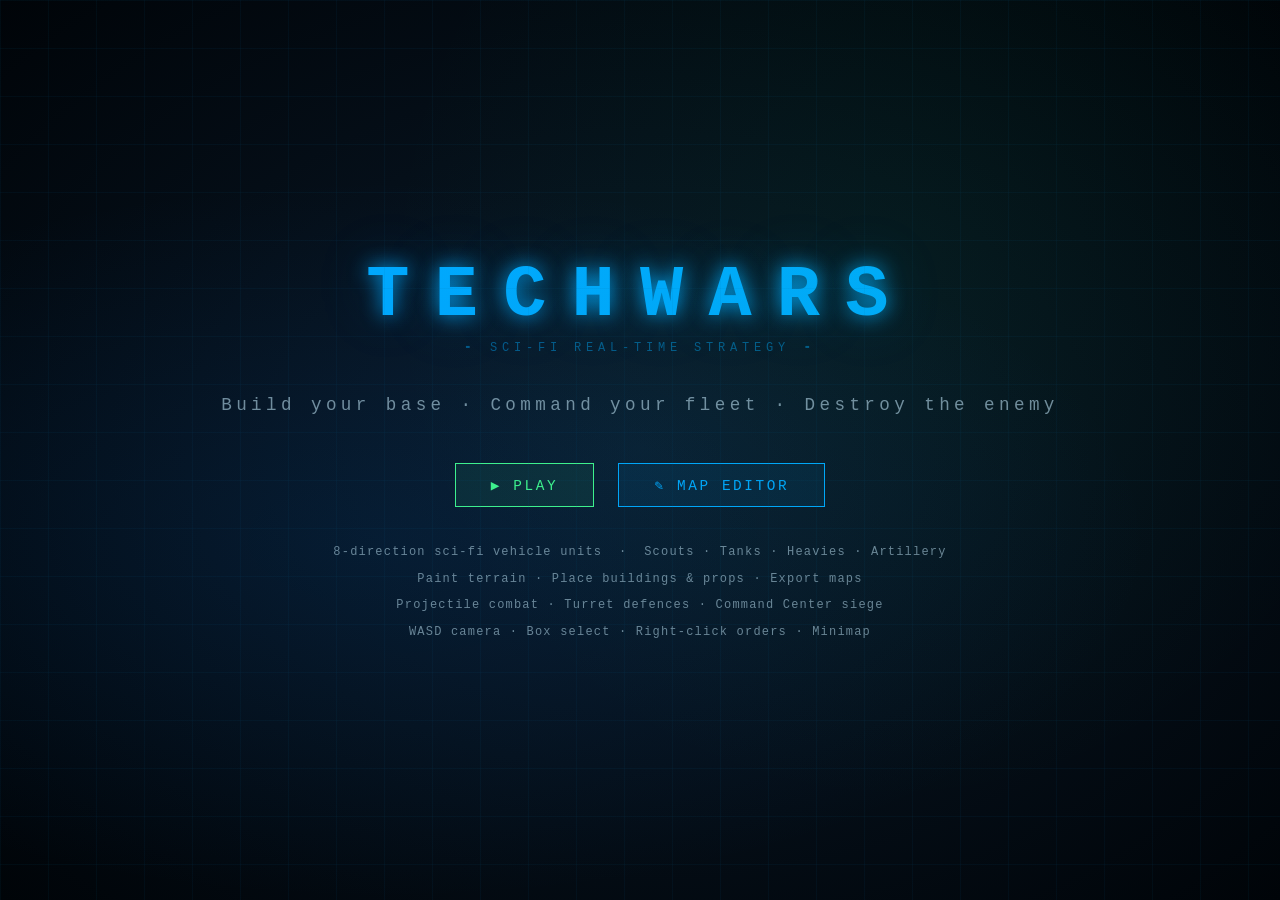
<file: index.html>
<!DOCTYPE html>
<html lang="en">
<head>
<meta charset="UTF-8">
<meta name="viewport" content="width=device-width, initial-scale=1">
<title>TECHWARS – Sci-Fi RTS</title>
<link rel="stylesheet" href="css/style.css">
<style>
.landing::before{
  content:'';position:absolute;inset:0;
  background:radial-gradient(ellipse 60% 40% at 30% 60%,rgba(0,100,200,.12),transparent),
             radial-gradient(ellipse 40% 60% at 70% 30%,rgba(0,200,100,.06),transparent);
  pointer-events:none;
}
.grid-bg{
  position:absolute;inset:0;overflow:hidden;pointer-events:none;
  background-image:
    linear-gradient(rgba(0,100,150,.08) 1px,transparent 1px),
    linear-gradient(90deg,rgba(0,100,150,.08) 1px,transparent 1px);
  background-size:48px 48px;
}
.tagline{
  margin-top:-.5rem;margin-bottom:2.5rem;
  color:rgba(0,170,255,.45);font-size:.75rem;letter-spacing:.4em;
}
.feature-list{
  list-style:none;text-align:center;font-size:.75rem;color:var(--text);
  opacity:.6;line-height:2.2;margin-top:2rem;letter-spacing:.1em;
}
</style>
</head>
<body>
<div class="landing" style="position:relative">
  <div class="grid-bg"></div>
  <h1>TECHWARS</h1>
  <p class="tagline">╸ SCI-FI REAL-TIME STRATEGY ╺</p>
  <p class="sub">Build your base · Command your fleet · Destroy the enemy</p>
  <div class="btn-row">
    <a class="btn green" href="game.html">▶ PLAY</a>
    <a class="btn" href="editor.html">✎ MAP EDITOR</a>
  </div>
  <ul class="feature-list">
    <li>8-direction sci-fi vehicle units &nbsp;·&nbsp; Scouts · Tanks · Heavies · Artillery</li>
    <li>Paint terrain · Place buildings &amp; props · Export maps</li>
    <li>Projectile combat · Turret defences · Command Center siege</li>
    <li>WASD camera · Box select · Right-click orders · Minimap</li>
  </ul>
</div>
</body>
</html>
</file>
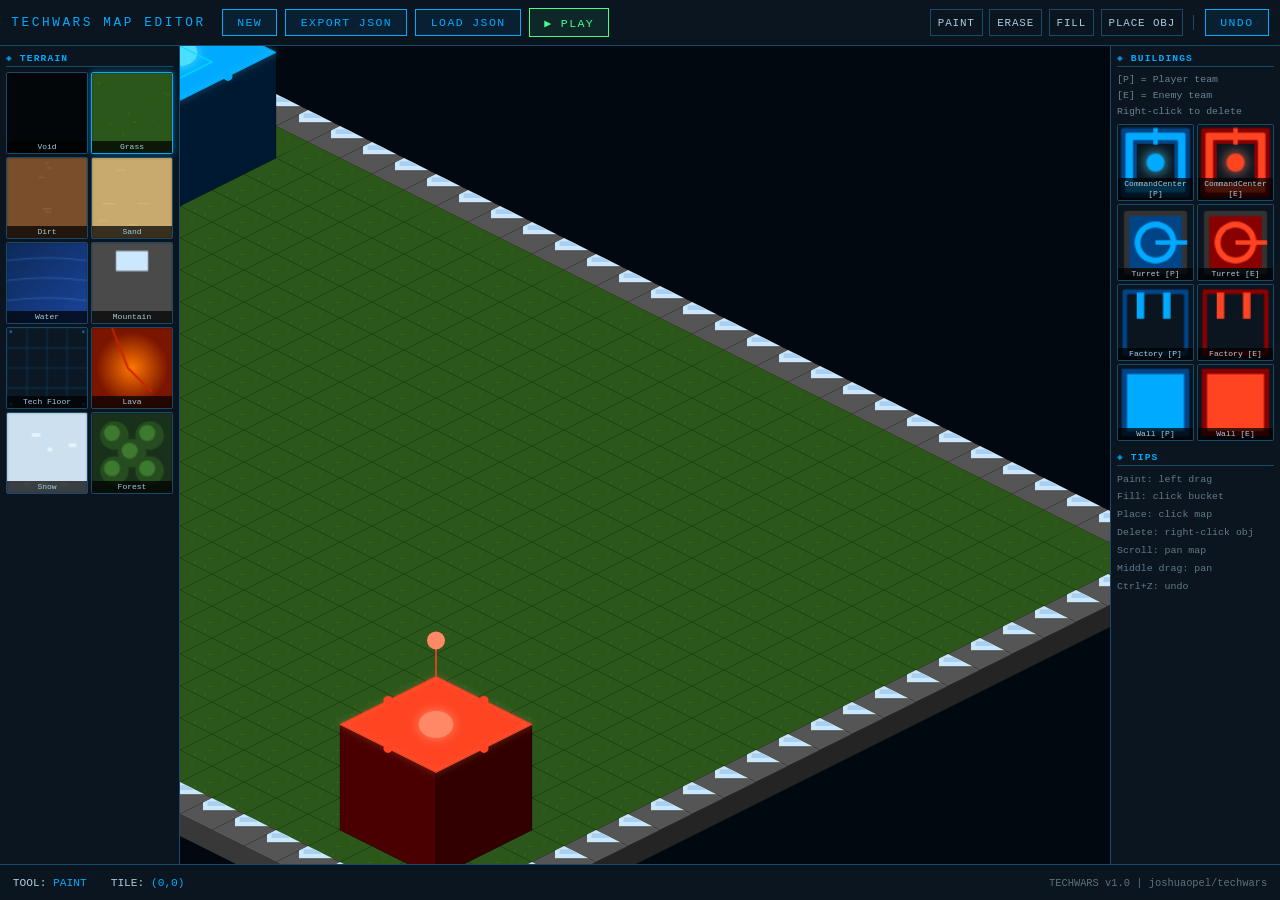
<file: editor.html>
<!DOCTYPE html>
<html lang="en">
<head>
<meta charset="UTF-8">
<meta name="viewport" content="width=device-width, initial-scale=1">
<title>TECHWARS – Map Editor</title>
<link rel="stylesheet" href="css/style.css">
</head>
<body>
<div id="ed">
  <!-- ── menu bar ─────────────────────────────────────── -->
  <div id="ed-menu">
    <span style="color:var(--accent);letter-spacing:.2em;font-size:.8rem;margin-right:.5rem">TECHWARS MAP EDITOR</span>
    <button class="btn sm" id="btn-new">NEW</button>
    <button class="btn sm" id="btn-export">EXPORT JSON</button>
    <button class="btn sm" id="btn-load">LOAD JSON</button>
    <button class="btn sm green" id="btn-play">▶ PLAY</button>
    <span style="margin-left:auto;display:flex;gap:.4rem">
      <button class="tbtn" data-tool="paint">PAINT</button>
      <button class="tbtn" data-tool="erase">ERASE</button>
      <button class="tbtn" data-tool="fill">FILL</button>
      <button class="tbtn" data-tool="place" id="btn-place-mode">PLACE OBJ</button>
      <span style="width:1px;background:var(--border);margin:6px 4px"></span>
      <button class="btn sm" id="btn-undo">UNDO</button>
    </span>
  </div>

  <!-- ── left: tile palette ──────────────────────────── -->
  <div id="ed-left">
    <div class="pal-sec">
      <h3>◈ TERRAIN</h3>
      <div class="pal-grid" id="tile-palette"></div>
    </div>
  </div>

  <!-- ── centre: canvas ──────────────────────────────── -->
  <div id="ed-wrap">
    <canvas id="ed-canvas"></canvas>
  </div>

  <!-- ── right: object palette ──────────────────────── -->
  <div id="ed-right">
    <div class="pal-sec">
      <h3>◈ BUILDINGS</h3>
      <p style="font-size:.62rem;color:var(--text);opacity:.6;line-height:1.6;margin-bottom:4px">
        [P] = Player team<br>[E] = Enemy team<br>Right-click to delete
      </p>
      <div class="pal-grid" id="obj-palette"></div>
    </div>
    <div class="pal-sec" style="margin-top:8px">
      <h3>◈ TIPS</h3>
      <p style="font-size:.62rem;color:var(--text);opacity:.55;line-height:1.8">
        Paint: left drag<br>
        Fill: click bucket<br>
        Place: click map<br>
        Delete: right-click obj<br>
        Scroll: pan map<br>
        Middle drag: pan<br>
        Ctrl+Z: undo
      </p>
    </div>
  </div>

  <!-- ── status bar ───────────────────────────────────── -->
  <div id="ed-status">
    <span>TOOL: <span id="st-tool" style="color:var(--accent)">PAINT</span></span>
    <span>TILE: <span id="st-tile" style="color:var(--accent)">(0,0)</span></span>
    <span style="margin-left:auto;opacity:.5;font-size:.65rem">TECHWARS v1.0 | joshuaopel/techwars</span>
  </div>
</div>

<script src="js/tiles.js"></script>
<script src="js/sprites.js"></script>
<script src="js/editor.js"></script>
<script>
// keyboard shortcuts
window.addEventListener('keydown',e=>{
  if(!window.editor) return;
  if(e.ctrlKey&&e.code==='KeyZ'){ e.preventDefault(); editor.undo(); }
  if(e.code==='KeyP') editor.setTool('paint');
  if(e.code==='KeyE') editor.setTool('erase');
  if(e.code==='KeyF') editor.setTool('fill');
  if(e.code==='Delete'||e.code==='Backspace'){
    const {tx,ty}=editor.mouse;
    const idx=editor.map.objects.findIndex(o=>{
      const sz=BUILDING_STATS[o.type]?.size||1;
      return tx>=o.tx&&tx<o.tx+sz&&ty>=o.ty&&ty<o.ty+sz;
    });
    if(idx!==-1){ editor.pushHistory(); editor.map.objects.splice(idx,1); editor.render(); }
  }
});
</script>
</body>
</html>
</file>
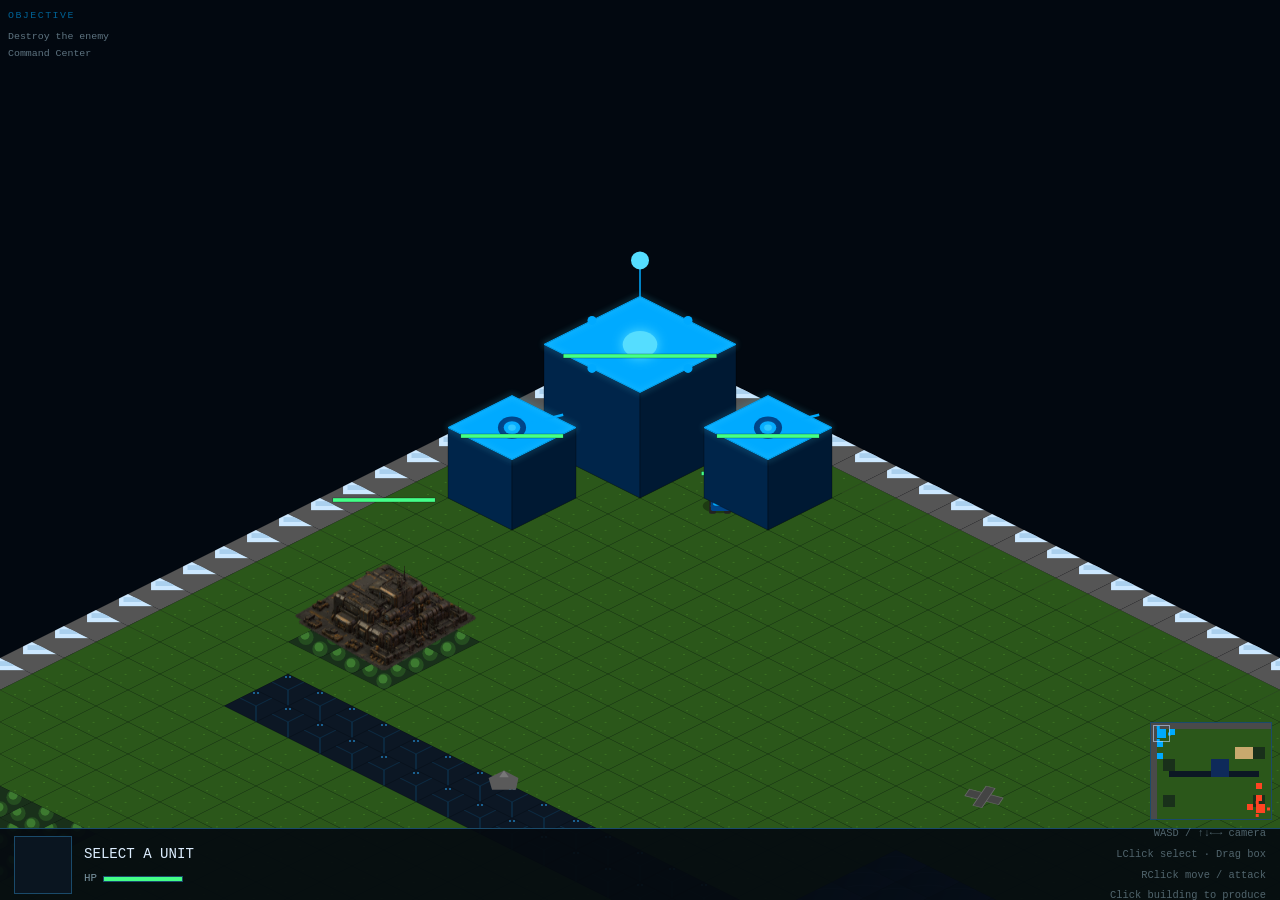
<file: game.html>
<!DOCTYPE html>
<html lang="en">
<head>
<meta charset="UTF-8">
<meta name="viewport" content="width=device-width, initial-scale=1">
<title>TECHWARS – Play</title>
<link rel="stylesheet" href="css/style.css">
</head>
<body>
<div id="gw">
  <canvas id="gc"></canvas>

  <!-- ── HUD ──────────────────────────────────────────── -->
  <div id="hud">

    <!-- minimap -->
    <div id="minimap-wrap">
      <canvas id="minimap"></canvas>
    </div>

    <!-- bottom info bar -->
    <div id="bottom-bar">

      <!-- unit panel -->
      <div id="unit-panel" style="display:flex;align-items:center;gap:12px;flex:1;min-width:0">
        <canvas id="portrait" width="58" height="58"></canvas>
        <div id="unit-stats">
          <div class="uname" id="uname">SELECT A UNIT OR BUILDING</div>
          <div class="bar-row">
            <span style="font-size:.68rem;opacity:.7">HP</span>
            <div class="bar"><div class="bar-fill hp-fill" id="unit-hp-fill" style="width:100%"></div></div>
          </div>
        </div>
      </div>

      <!-- building panel -->
      <div id="bld-panel" style="display:none;align-items:center;gap:10px;flex:1;min-width:0">
        <canvas id="bld-portrait" width="58" height="58" style="flex-shrink:0"></canvas>
        <div style="min-width:0;flex:1">
          <div class="uname" id="bld-name">BUILDING</div>
          <div class="bar-row" style="margin-bottom:4px">
            <span style="font-size:.68rem;opacity:.7">HP</span>
            <div class="bar"><div class="bar-fill hp-fill" id="bld-hp-fill" style="width:100%"></div></div>
          </div>
          <div id="prod-btns" style="display:flex;gap:4px;flex-wrap:wrap"></div>
        </div>
        <div style="min-width:120px;flex-shrink:0">
          <div style="font-size:.6rem;color:var(--accent);letter-spacing:.1em;margin-bottom:3px">PRODUCTION QUEUE</div>
          <div id="prod-queue"></div>
          <div style="font-size:.6rem;opacity:.4;margin-top:4px">RClick map → set rally</div>
        </div>
      </div>

      <div style="margin-left:auto;flex-shrink:0;font-size:.65rem;opacity:.45;line-height:2;text-align:right;padding-left:12px">
        <div>WASD / ↑↓←→ camera</div>
        <div>LClick select · Drag box</div>
        <div>RClick move / attack</div>
        <div>Click building to produce</div>
      </div>
    </div>

    <!-- objectives -->
    <div id="hotkeys">
      <div style="color:var(--accent);margin-bottom:4px;letter-spacing:.15em">OBJECTIVE</div>
      <div>Destroy the enemy</div>
      <div>Command Center</div>
    </div>

    <!-- floating messages -->
    <div id="msgs"></div>

  </div><!-- /hud -->

  <!-- ── game-over overlay ──────────────────────────── -->
  <div id="overlay">
    <h2 id="overlay-title">VICTORY</h2>
    <p id="overlay-msg" style="font-size:1rem;letter-spacing:.15em;opacity:.8"></p>
    <div class="btn-row">
      <button class="btn green" id="btn-restart">▶ PLAY AGAIN</button>
      <a class="btn" href="editor.html">✎ EDITOR</a>
      <a class="btn" href="index.html">⌂ MENU</a>
    </div>
  </div>

</div><!-- /gw -->

<script src="js/tiles.js"></script>
<script src="js/sprites.js"></script>
<script src="js/game.js"></script>
</body>
</html>
</file>
<file: css/style.css>
/* Sci-fi RTS – shared styles */
*{margin:0;padding:0;box-sizing:border-box}
:root{
  --bg:     #050a10;
  --panel:  #0a1520;
  --panel2: #0f2030;
  --border: #1a4a6a;
  --accent: #00aaff;
  --accent2:#00ffaa;
  --text:   #aaccdd;
  --bright: #ddeeff;
  --danger: #ff4422;
  --warn:   #ffaa00;
  --ok:     #44ff88;
}
body{background:var(--bg);color:var(--text);font-family:'Courier New',monospace;overflow:hidden;user-select:none;-webkit-user-select:none}
canvas{display:block}

/* ── Landing ─────────────────────────────────────────── */
.landing{display:flex;flex-direction:column;align-items:center;justify-content:center;height:100vh;
  background:radial-gradient(ellipse at center,#0a1a2a 0%,#000408 100%)}
.landing h1{font-size:clamp(2rem,6vw,4.5rem);color:var(--accent);
  text-shadow:0 0 20px var(--accent),0 0 60px rgba(0,170,255,.3);
  letter-spacing:.35em;margin-bottom:.15em;text-align:center}
.landing .sub{color:var(--text);font-size:clamp(.7rem,2vw,1.1rem);letter-spacing:.25em;margin-bottom:3rem;opacity:.65;text-align:center}
.btn-row{display:flex;gap:1.5rem;flex-wrap:wrap;justify-content:center}

/* ── Buttons ─────────────────────────────────────────── */
.btn{padding:.8rem 2.2rem;border:1px solid var(--accent);background:rgba(0,170,255,.08);
  color:var(--accent);font-family:'Courier New',monospace;font-size:.9rem;letter-spacing:.18em;
  cursor:pointer;transition:all .18s;text-decoration:none;display:inline-block;white-space:nowrap}
.btn:hover{background:rgba(0,170,255,.22);box-shadow:0 0 18px rgba(0,170,255,.4);text-shadow:0 0 8px var(--accent)}
.btn.red{border-color:var(--danger);color:var(--danger);background:rgba(255,68,34,.08)}
.btn.red:hover{background:rgba(255,68,34,.22);box-shadow:0 0 18px rgba(255,68,34,.4)}
.btn.green{border-color:var(--ok);color:var(--ok);background:rgba(68,255,136,.08)}
.btn.green:hover{background:rgba(68,255,136,.22);box-shadow:0 0 18px rgba(68,255,136,.4)}
.btn.sm{padding:.4rem .9rem;font-size:.72rem;letter-spacing:.12em}

/* ── Editor layout ──────────────────────────────────── */
#ed{display:grid;grid-template-columns:180px 1fr 170px;grid-template-rows:46px 1fr 36px;height:100vh}
#ed-menu{grid-column:1/-1;display:flex;align-items:center;gap:.5rem;padding:0 .7rem;
  background:var(--panel);border-bottom:1px solid var(--border)}
#ed-left,#ed-right{background:var(--panel);overflow-y:auto;padding:6px}
#ed-left{border-right:1px solid var(--border)}
#ed-right{border-left:1px solid var(--border)}
#ed-wrap{overflow:hidden;position:relative;background:#020810}
#ed-canvas{cursor:crosshair}
#ed-status{grid-column:1/-1;display:flex;align-items:center;gap:1.5rem;padding:0 .8rem;
  background:var(--panel);border-top:1px solid var(--border);font-size:.7rem}

/* palette */
.pal-sec{margin-bottom:10px}
.pal-sec h3{font-size:.6rem;color:var(--accent);letter-spacing:.12em;margin-bottom:5px;
  border-bottom:1px solid var(--border);padding-bottom:2px}
.pal-grid{display:grid;grid-template-columns:1fr 1fr;gap:3px}
.pal-item{cursor:pointer;border:1px solid var(--border);border-radius:2px;overflow:hidden;
  aspect-ratio:1;position:relative;transition:border-color .12s}
.pal-item:hover{border-color:var(--accent)}
.pal-item.sel{border-color:var(--accent);box-shadow:0 0 7px rgba(0,170,255,.55)}
.pal-item canvas{width:100%;height:100%;display:block}
.pal-item .lbl{position:absolute;bottom:0;left:0;right:0;font-size:8px;text-align:center;
  background:rgba(0,0,0,.72);color:var(--text);padding:1px 0;line-height:1.2}

/* tool buttons */
.tbtn{padding:3px 7px;border:1px solid var(--border);background:transparent;color:var(--text);
  font-family:'Courier New',monospace;font-size:.68rem;cursor:pointer;letter-spacing:.08em;
  transition:all .12s}
.tbtn:hover,.tbtn.on{border-color:var(--accent);color:var(--accent);background:rgba(0,170,255,.1)}

/* ── Game layout ──────────────────────────────────── */
#gw{width:100vw;height:100vh;position:relative;overflow:hidden}
#gc{position:absolute;inset:0}

/* HUD */
#hud{position:absolute;inset:0;pointer-events:none}
#minimap-wrap{position:absolute;bottom:80px;right:8px;border:1px solid var(--border);
  background:#000;pointer-events:all;cursor:pointer}
#minimap{display:block}
#bottom-bar{position:absolute;bottom:0;left:0;right:0;height:72px;
  background:rgba(5,10,16,.93);border-top:1px solid var(--border);
  display:flex;align-items:center;padding:0 14px;gap:12px;pointer-events:all}
#portrait{width:58px;height:58px;border:1px solid var(--border);background:var(--panel);flex-shrink:0}
#unit-stats{font-size:.72rem;line-height:2}
.uname{color:var(--bright);font-size:.88rem}
.bar-row{display:flex;align-items:center;gap:6px}
.bar{width:80px;height:6px;background:#1a2a3a;border:1px solid var(--border)}
.bar-fill{height:100%;transition:width .1s}
.hp-fill{background:var(--ok)}
.hp-fill.low{background:var(--warn)}
.hp-fill.crit{background:var(--danger)}
#msgs{position:absolute;top:10px;left:50%;transform:translateX(-50%);text-align:center;pointer-events:none}
.msg{font-size:1.3rem;letter-spacing:.18em;text-shadow:0 0 12px currentColor;
  animation:fmsg 2.8s ease-out forwards;white-space:nowrap}
@keyframes fmsg{0%{opacity:1;transform:translateY(0)}70%{opacity:1}100%{opacity:0;transform:translateY(-18px)}}
#overlay{display:none;position:absolute;inset:0;background:rgba(0,0,0,.78);
  align-items:center;justify-content:center;flex-direction:column;gap:2rem;pointer-events:all;z-index:10}
#overlay.show{display:flex}
#overlay h2{font-size:clamp(1.5rem,5vw,3rem);letter-spacing:.3em}

/* hotkey hint */
#hotkeys{position:absolute;top:8px;left:8px;font-size:.62rem;color:var(--text);opacity:.55;line-height:1.7}

/* ── Production UI ───────────────────────────────────── */
.prod-btn{
  background:var(--panel2);border:1px solid var(--border);color:var(--text);
  cursor:pointer;padding:3px 4px;font-family:'Courier New',monospace;
  display:flex;flex-direction:column;align-items:center;gap:1px;
  transition:border-color .12s, box-shadow .12s;
}
.prod-btn:hover{border-color:var(--accent);box-shadow:0 0 6px rgba(0,170,255,.35)}
.prod-btn canvas{display:block}
.prod-btn:disabled{opacity:.4;cursor:not-allowed}

.queue-row{
  display:flex;align-items:center;gap:5px;
  margin-bottom:3px;font-family:'Courier New',monospace;
}
.q-name{font-size:.65rem;color:var(--text);min-width:68px}
.q-bar{width:55px}
.q-time{font-size:.62rem;color:var(--accent);min-width:32px}
.cancel-btn{
  background:none;border:1px solid var(--danger);color:var(--danger);
  cursor:pointer;font-size:.7rem;line-height:1;padding:0 3px;
  font-family:'Courier New',monospace;margin-left:2px;
}
.cancel-btn:hover{background:rgba(255,68,34,.15)}

/* scrollbar */
::-webkit-scrollbar{width:5px}
::-webkit-scrollbar-track{background:var(--bg)}
::-webkit-scrollbar-thumb{background:var(--border);border-radius:3px}
</file>
